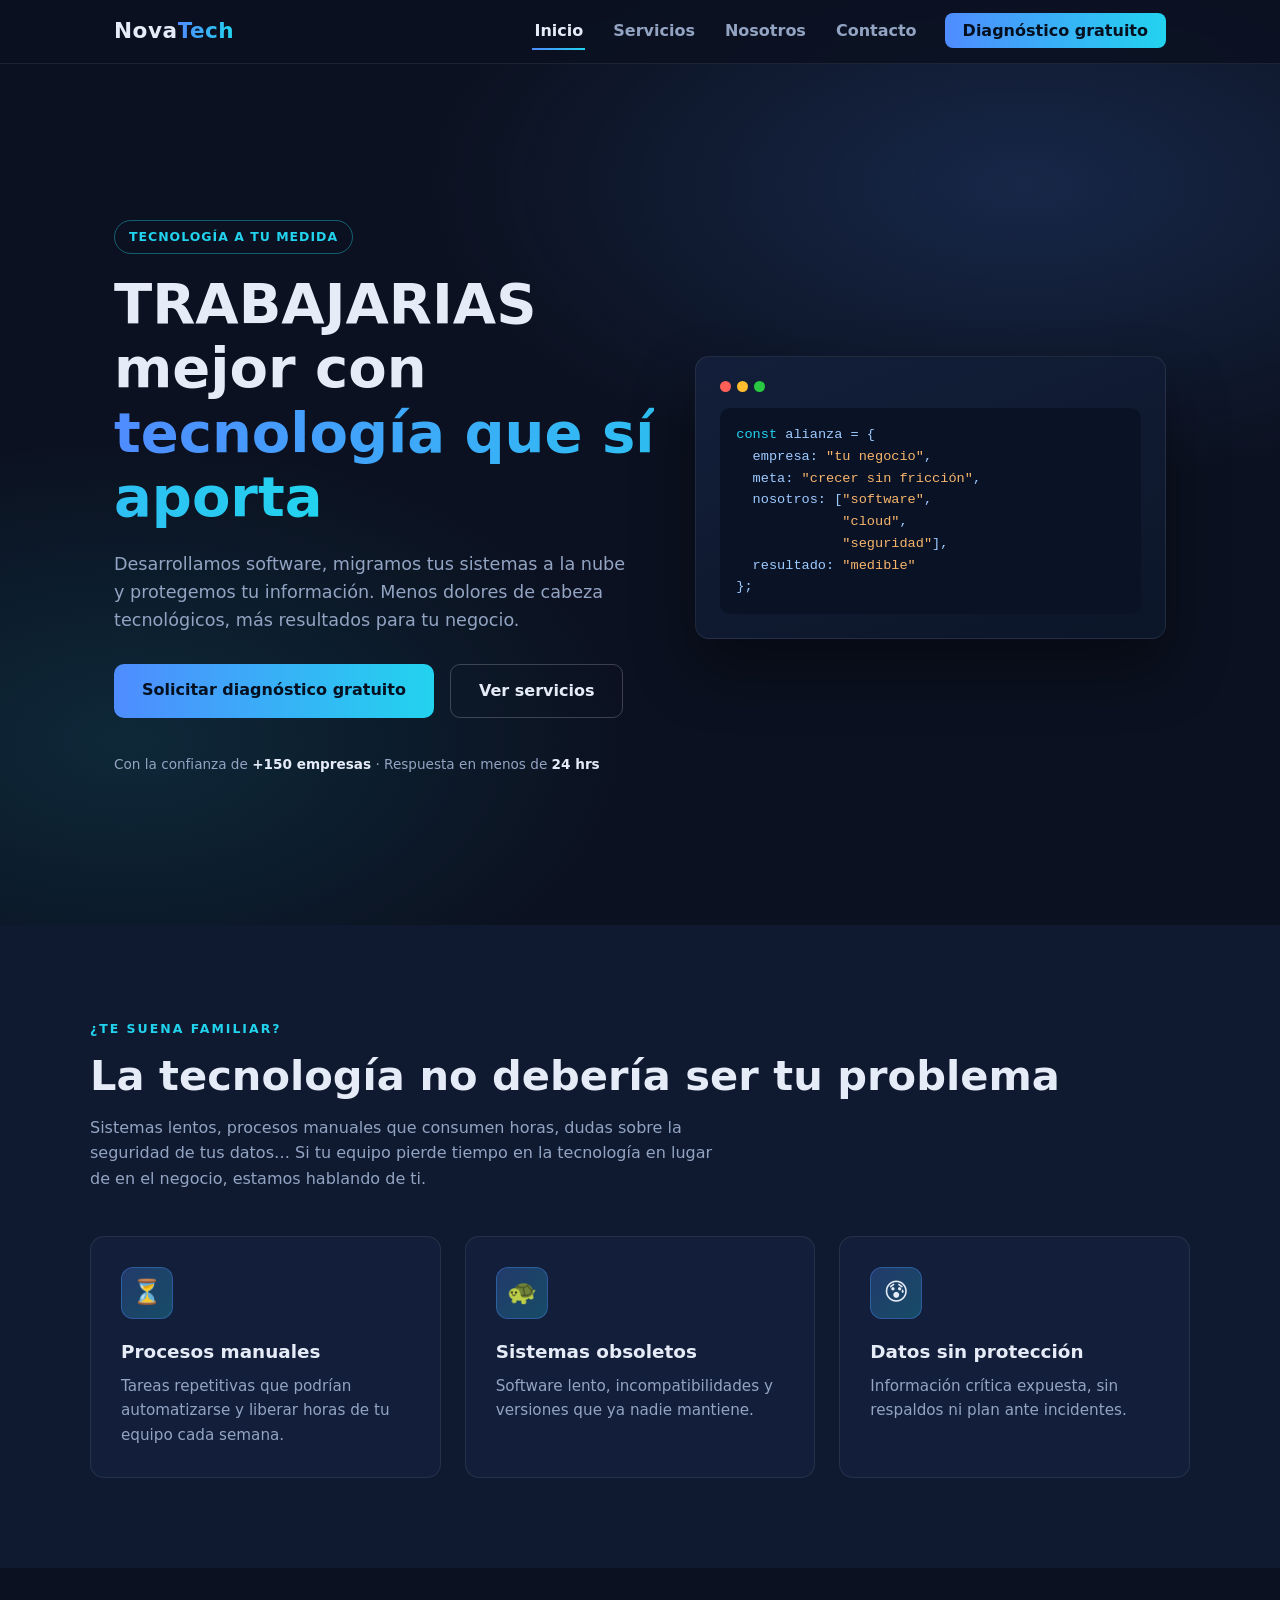
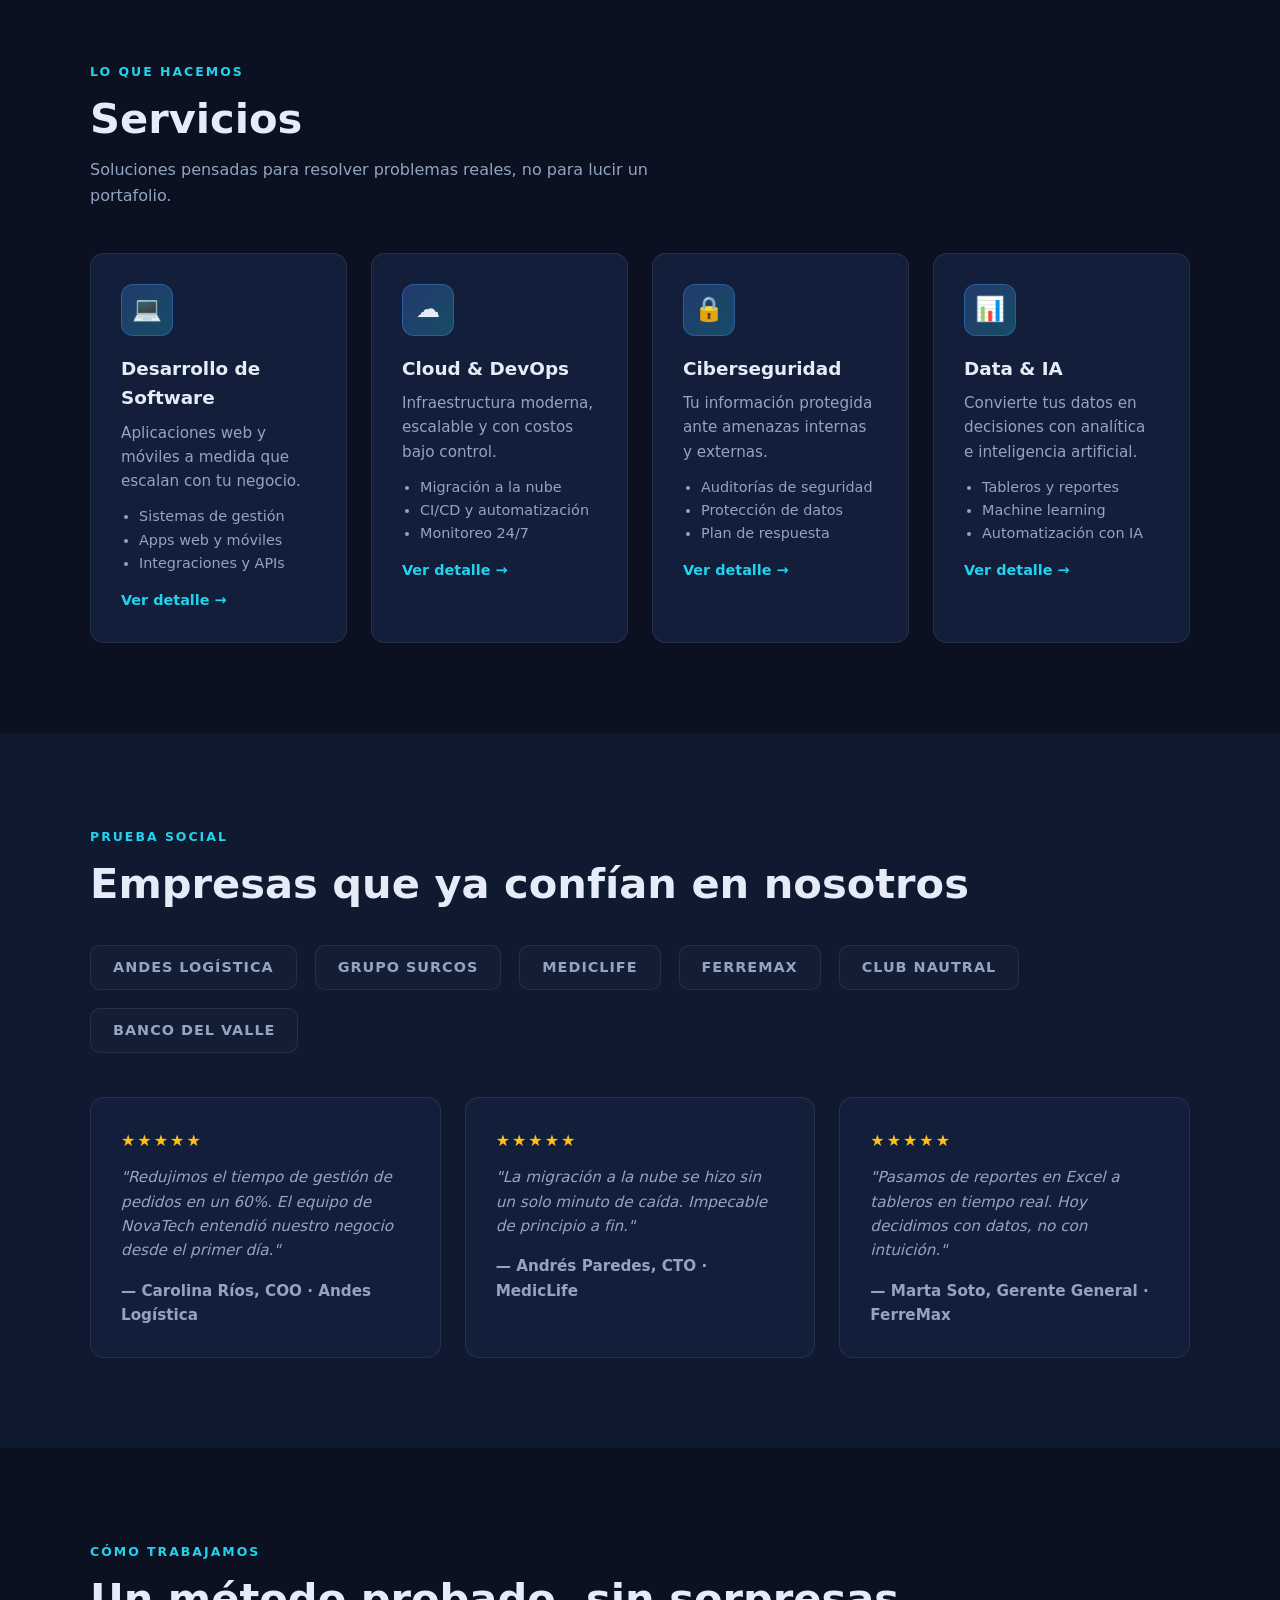
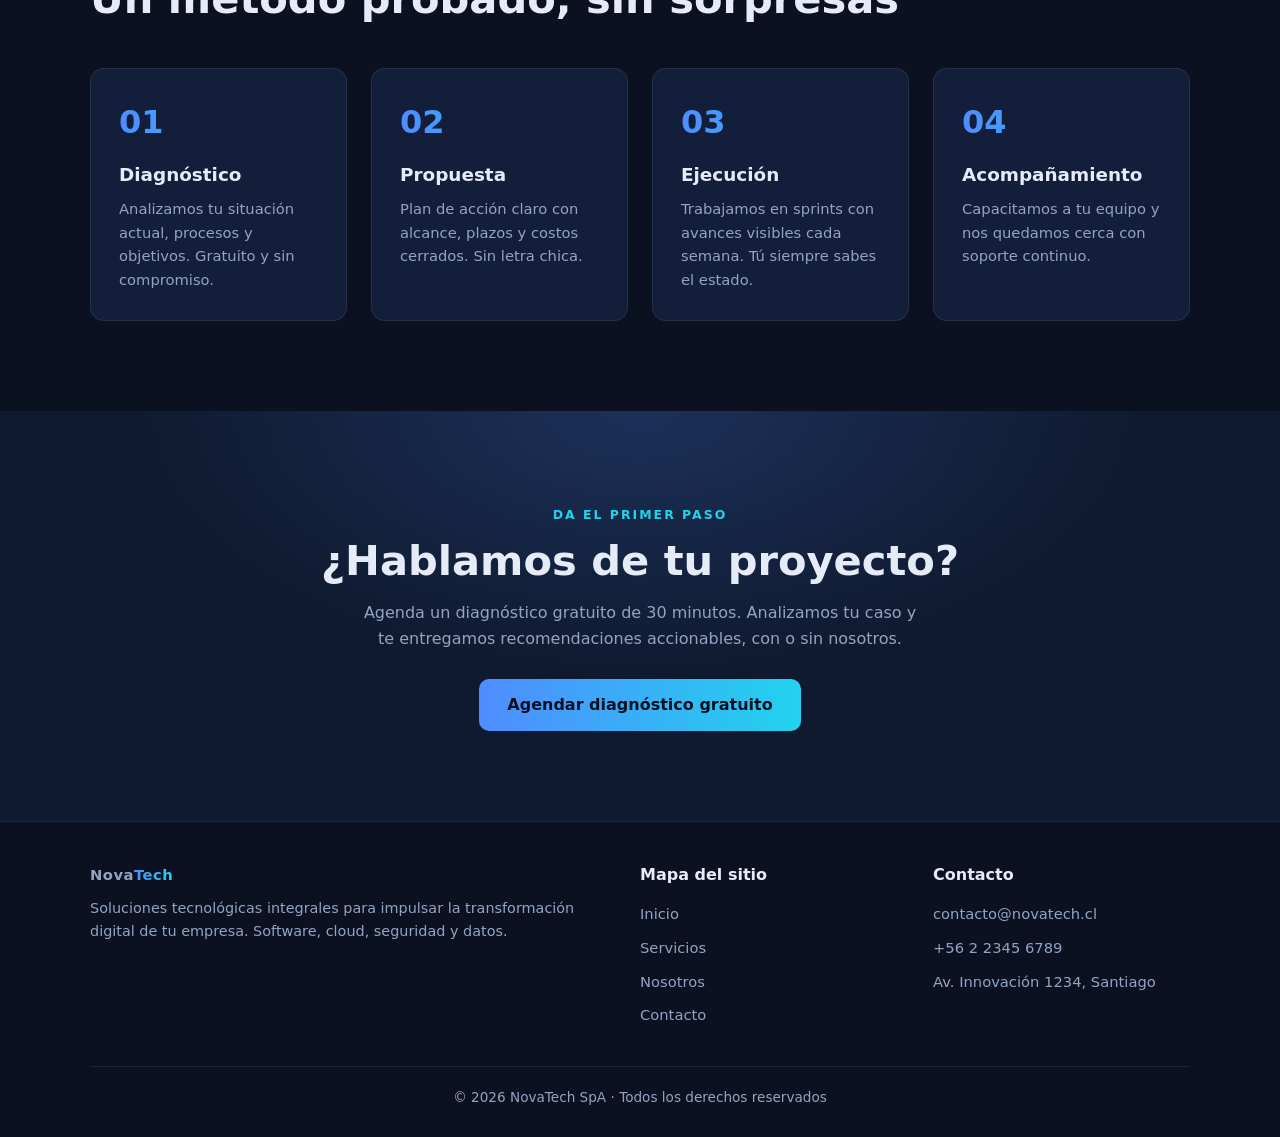
<file: index.html>
<!DOCTYPE html>
<html lang="es">
<head>
<meta charset="UTF-8">
<meta name="viewport" content="width=device-width, initial-scale=1.0">
<title>NovaTech — Servicios Tecnológicos para tu Empresa</title>
<meta name="description" content="Software a medida, cloud, ciberseguridad y datos. Transformamos tu negocio con tecnología.">
<link rel="stylesheet" href="style.css">
</head>
<body>
<header>
  <nav class="nav">
    <a class="logo" href="index.html">Nova<span>Tech</span></a>
    <button class="burger" id="burger" aria-label="Menú"><span></span><span></span><span></span></button>
    <ul class="menu" id="menu">
      <li><a href="index.html" class="activo">Inicio</a></li><li><a href="servicios.html" class="">Servicios</a></li><li><a href="nosotros.html" class="">Nosotros</a></li><li><a href="contacto.html" class="">Contacto</a></li>
      <li><a href="contacto.html" class="cta-nav">Diagnóstico gratuito</a></li>
    </ul>
  </nav>
</header>

<!-- HERO -->
<section class="hero" id="inicio">
  <div class="hero-inner">
    <div>
      <span class="badge">Tecnología a tu medida</span>
      <h1>TRABAJARIAS mejor con <span class="grad-text">tecnología que sí aporta</span></h1>
      <p>Desarrollamos software, migramos tus sistemas a la nube y protegemos tu información. Menos dolores de cabeza tecnológicos, más resultados para tu negocio.</p>
      <div class="btns">
        <a href="contacto.html" class="btn btn-primary">Solicitar diagnóstico gratuito</a>
        <a href="servicios.html" class="btn btn-ghost">Ver servicios</a>
      </div>
      <div class="trust-strip">Con la confianza de <b>+150 empresas</b> · Respuesta en menos de <b>24 hrs</b></div>
    </div>
    <div class="hero-card">
      <div class="bar"><i></i><i></i><i></i></div>
      <div class="code"><span class="k">const</span> alianza = {
  empresa: <span class="s">"tu negocio"</span>,
  meta: <span class="s">"crecer sin fricción"</span>,
  nosotros: [<span class="s">"software"</span>,
             <span class="s">"cloud"</span>,
             <span class="s">"seguridad"</span>],
  resultado: <span class="s">"medible"</span>
};</div>
    </div>
  </div>
</section>

<!-- PROBLEMA / CONTEXTO -->
<section class="alt">
  <div class="wrap reveal">
    <span class="tag">¿Te suena familiar?</span>
    <h2>La tecnología no debería ser tu problema</h2>
    <p class="sub">Sistemas lentos, procesos manuales que consumen horas, dudas sobre la seguridad de tus datos… Si tu equipo pierde tiempo en la tecnología en lugar de en el negocio, estamos hablando de ti.</p>
    <div class="grid">
      <div class="card"><div class="icon">⏳</div><h3>Procesos manuales</h3><p>Tareas repetitivas que podrían automatizarse y liberar horas de tu equipo cada semana.</p></div>
      <div class="card"><div class="icon">🐢</div><h3>Sistemas obsoletos</h3><p>Software lento, incompatibilidades y versiones que ya nadie mantiene.</p></div>
      <div class="card"><div class="icon">😰</div><h3>Datos sin protección</h3><p>Información crítica expuesta, sin respaldos ni plan ante incidentes.</p></div>
    </div>
  </div>
</section>

<!-- SERVICIOS (resumen) -->
<section>
  <div class="wrap reveal">
    <span class="tag">Lo que hacemos</span>
    <h2>Servicios</h2>
    <p class="sub">Soluciones pensadas para resolver problemas reales, no para lucir un portafolio.</p>
    <div class="grid">
      <div class="card">
        <div class="icon">💻</div><h3>Desarrollo de Software</h3>
        <p>Aplicaciones web y móviles a medida que escalan con tu negocio.</p>
        <ul><li>Sistemas de gestión</li><li>Apps web y móviles</li><li>Integraciones y APIs</li></ul>
        <a class="learn" href="servicios.html#software">Ver detalle →</a>
      </div>
      <div class="card">
        <div class="icon">☁️</div><h3>Cloud &amp; DevOps</h3>
        <p>Infraestructura moderna, escalable y con costos bajo control.</p>
        <ul><li>Migración a la nube</li><li>CI/CD y automatización</li><li>Monitoreo 24/7</li></ul>
        <a class="learn" href="servicios.html#cloud">Ver detalle →</a>
      </div>
      <div class="card">
        <div class="icon">🔒</div><h3>Ciberseguridad</h3>
        <p>Tu información protegida ante amenazas internas y externas.</p>
        <ul><li>Auditorías de seguridad</li><li>Protección de datos</li><li>Plan de respuesta</li></ul>
        <a class="learn" href="servicios.html#seguridad">Ver detalle →</a>
      </div>
      <div class="card">
        <div class="icon">📊</div><h3>Data &amp; IA</h3>
        <p>Convierte tus datos en decisiones con analítica e inteligencia artificial.</p>
        <ul><li>Tableros y reportes</li><li>Machine learning</li><li>Automatización con IA</li></ul>
        <a class="learn" href="servicios.html#data">Ver detalle →</a>
      </div>
    </div>
  </div>
</section>

<!-- PRUEBA SOCIAL -->
<section class="alt">
  <div class="wrap reveal">
    <span class="tag">Prueba social</span>
    <h2>Empresas que ya confían en nosotros</h2>
    <div class="logos">
      <span>ANDES LOGÍSTICA</span><span>GRUPO SURCOS</span><span>MEDICLIFE</span>
      <span>FERREMAX</span><span>CLUB NAUTRAL</span><span>BANCO DEL VALLE</span>
    </div>
    <div class="grid">
      <div class="card">
        <div class="stars">★★★★★</div>
        <p class="quote">"Redujimos el tiempo de gestión de pedidos en un 60%. El equipo de NovaTech entendió nuestro negocio desde el primer día."</p>
        <p class="quote-author">— Carolina Ríos, COO · Andes Logística</p>
      </div>
      <div class="card">
        <div class="stars">★★★★★</div>
        <p class="quote">"La migración a la nube se hizo sin un solo minuto de caída. Impecable de principio a fin."</p>
        <p class="quote-author">— Andrés Paredes, CTO · MedicLife</p>
      </div>
      <div class="card">
        <div class="stars">★★★★★</div>
        <p class="quote">"Pasamos de reportes en Excel a tableros en tiempo real. Hoy decidimos con datos, no con intuición."</p>
        <p class="quote-author">— Marta Soto, Gerente General · FerreMax</p>
      </div>
    </div>
  </div>
</section>

<!-- PROCESO -->
<section>
  <div class="wrap reveal">
    <span class="tag">Cómo trabajamos</span>
    <h2>Un método probado, sin sorpresas</h2>
    <div class="steps">
      <div class="step"><h3>Diagnóstico</h3><p>Analizamos tu situación actual, procesos y objetivos. Gratuito y sin compromiso.</p></div>
      <div class="step"><h3>Propuesta</h3><p>Plan de acción claro con alcance, plazos y costos cerrados. Sin letra chica.</p></div>
      <div class="step"><h3>Ejecución</h3><p>Trabajamos en sprints con avances visibles cada semana. Tú siempre sabes el estado.</p></div>
      <div class="step"><h3>Acompañamiento</h3><p>Capacitamos a tu equipo y nos quedamos cerca con soporte continuo.</p></div>
    </div>
  </div>
</section>

<!-- CTA FINAL -->
<section class="cta-final alt">
  <div class="wrap reveal">
    <span class="tag">Da el primer paso</span>
    <h2>¿Hablamos de tu proyecto?</h2>
    <p>Agenda un diagnóstico gratuito de 30 minutos. Analizamos tu caso y te entregamos recomendaciones accionables, con o sin nosotros.</p>
    <a href="contacto.html" class="btn btn-primary">Agendar diagnóstico gratuito</a>
  </div>
</section>
<footer>
  <div class="foot">
    <div>
      <a class="logo" href="index.html">Nova<span>Tech</span></a>
      <p>Soluciones tecnológicas integrales para impulsar la transformación digital de tu empresa. Software, cloud, seguridad y datos.</p>
    </div>
    <div>
      <h4>Mapa del sitio</h4>
      <ul>
        <li><a href="index.html">Inicio</a></li>
        <li><a href="servicios.html">Servicios</a></li>
        <li><a href="nosotros.html">Nosotros</a></li>
        <li><a href="contacto.html">Contacto</a></li>
      </ul>
    </div>
    <div>
      <h4>Contacto</h4>
      <ul>
        <li><a href="mailto:contacto@novatech.cl">contacto@novatech.cl</a></li>
        <li><a href="tel:+56223456789">+56 2 2345 6789</a></li>
        <li><a href="contacto.html">Av. Innovación 1234, Santiago</a></li>
      </ul>
    </div>
  </div>
  <div class="copy">© 2026 NovaTech SpA · Todos los derechos reservados</div>
</footer>
<script src="main.js"></script>
</body>
</html>
</file>
<file: style.css>
/* ===== NovaTech — Sistema de diseño ===== */
:root{
  --bg:#0b1120; --bg2:#0f1a30; --card:#131f3a; --line:rgba(255,255,255,.08);
  --accent:#4f8cff; --accent2:#22d3ee; --text:#e6ecf7; --muted:#93a4c3;
  --radius:14px; --max:1100px; --grad:linear-gradient(90deg,var(--accent),var(--accent2));
}
*{margin:0;padding:0;box-sizing:border-box}
html{scroll-behavior:smooth}
body{font-family:"Segoe UI",system-ui,Arial,sans-serif;background:var(--bg);color:var(--text);line-height:1.6}
a{text-decoration:none;color:inherit}
img{max-width:100%}
.wrap{max-width:var(--max);margin:0 auto}
.tag{color:var(--accent2);font-weight:700;text-transform:uppercase;letter-spacing:2px;font-size:.78rem}
h2{font-size:clamp(1.8rem,4vw,2.6rem);margin:10px 0 14px;line-height:1.2}
h3{font-size:1.15rem;margin-bottom:8px}
.sub{color:var(--muted);max-width:640px}
section{padding:90px 24px}

/* Botones */
.btn{display:inline-block;padding:13px 28px;border-radius:10px;font-weight:700;transition:.25s;border:none;cursor:pointer;font-size:1rem}
.btn-primary{background:var(--grad);color:#04101f}
.btn-primary:hover{transform:translateY(-2px);box-shadow:0 10px 30px rgba(79,140,255,.35)}
.btn-ghost{background:transparent;color:var(--text);border:1px solid rgba(255,255,255,.2)}
.btn-ghost:hover{border-color:var(--accent2);color:var(--accent2)}
.btns{display:flex;gap:16px;flex-wrap:wrap}

/* Header */
header{position:fixed;top:0;width:100%;z-index:100;background:rgba(11,17,32,.85);backdrop-filter:blur(10px);border-bottom:1px solid var(--line)}
.nav{max-width:var(--max);margin:0 auto;display:flex;align-items:center;justify-content:space-between;padding:14px 24px}
.logo{font-size:1.35rem;font-weight:800;letter-spacing:.5px}
.logo span{background:var(--grad);-webkit-background-clip:text;background-clip:text;color:transparent}
.menu{display:flex;gap:26px;list-style:none}
.menu a{color:var(--muted);font-weight:600;transition:.25s;position:relative;padding:6px 2px}
.menu a:hover,.menu a.activo{color:var(--text)}
.menu a::after{content:"";position:absolute;left:0;bottom:-4px;width:0;height:2px;background:var(--grad);transition:.25s}
.menu a:hover::after,.menu a.activo::after{width:100%}
.burger{display:none;flex-direction:column;gap:5px;background:none;border:none;cursor:pointer}
.burger span{width:26px;height:3px;background:var(--text);border-radius:2px}
.cta-nav{background:var(--grad);color:#04101f !important;padding:8px 18px !important;border-radius:8px}
.cta-nav::after{display:none}

/* Hero */
.hero{min-height:92vh;display:flex;align-items:center;background:
  radial-gradient(600px 300px at 80% 20%,rgba(79,140,255,.18),transparent),
  radial-gradient(500px 300px at 10% 80%,rgba(34,211,238,.12),transparent),var(--bg)}
.hero-inner{max-width:var(--max);margin:0 auto;padding:130px 24px 60px;display:grid;grid-template-columns:1.15fr 1fr;gap:40px;align-items:center}
.badge{display:inline-block;padding:6px 14px;border:1px solid rgba(34,211,238,.4);border-radius:999px;color:var(--accent2);font-size:.78rem;font-weight:700;letter-spacing:1px;text-transform:uppercase;margin-bottom:18px}
h1{font-size:clamp(2.2rem,5vw,3.5rem);line-height:1.15;margin-bottom:20px}
.grad-text{background:var(--grad);-webkit-background-clip:text;background-clip:text;color:transparent}
.hero p{color:var(--muted);font-size:1.1rem;max-width:520px;margin-bottom:30px}
.hero-card{background:linear-gradient(160deg,var(--card),#0c1629);border:1px solid var(--line);border-radius:var(--radius);padding:24px;box-shadow:0 30px 60px rgba(0,0,0,.4)}
.hero-card .bar{display:flex;gap:6px;margin-bottom:16px}
.hero-card .bar i{width:11px;height:11px;border-radius:50%;background:#24385f;display:block}
.hero-card .bar i:first-child{background:#ff5f57}.hero-card .bar i:nth-child(2){background:#febc2e}.hero-card .bar i:nth-child(3){background:#28c840}
.code{background:#0a1226;border-radius:10px;padding:16px;font-family:Consolas,monospace;font-size:.85rem;color:#9ecbff;white-space:pre;overflow-x:auto}
.code .k{color:var(--accent2)} .code .s{color:#f7b56b}
.trust-strip{margin-top:36px;color:var(--muted);font-size:.85rem}
.trust-strip b{color:var(--text)}

/* Secciones alternadas */
.alt{background:var(--bg2)}

/* Tarjetas y grillas */
.grid{display:grid;grid-template-columns:repeat(auto-fit,minmax(250px,1fr));gap:24px;margin-top:44px}
.card{background:var(--card);border:1px solid var(--line);border-radius:var(--radius);padding:30px;transition:.3s}
.card:hover{transform:translateY(-6px);border-color:rgba(79,140,255,.5);box-shadow:0 20px 40px rgba(0,0,0,.35)}
.icon{width:52px;height:52px;border-radius:12px;display:flex;align-items:center;justify-content:center;font-size:1.5rem;margin-bottom:18px;background:linear-gradient(135deg,rgba(79,140,255,.25),rgba(34,211,238,.25));border:1px solid rgba(79,140,255,.35)}
.card p{color:var(--muted);font-size:.95rem}
.card ul{color:var(--muted);font-size:.9rem;margin:12px 0 0 18px}
.card a.learn{display:inline-block;margin-top:14px;color:var(--accent2);font-weight:600;font-size:.9rem}
.card a.learn:hover{text-decoration:underline}

/* Logos de clientes */
.logos{display:flex;flex-wrap:wrap;gap:18px;margin-top:36px}
.logos span{padding:10px 22px;border:1px solid var(--line);border-radius:10px;color:var(--muted);font-weight:700;letter-spacing:1px;font-size:.9rem;background:rgba(255,255,255,.02)}

/* Testimonios */
.quote{font-style:italic;color:var(--text)}
.quote-author{margin-top:16px;color:var(--accent2);font-weight:700;font-size:.9rem}
.stars{color:#fbbf24;letter-spacing:2px;margin-bottom:12px}

/* Proceso */
.steps{counter-reset:paso;display:grid;grid-template-columns:repeat(auto-fit,minmax(220px,1fr));gap:24px;margin-top:44px}
.step{background:var(--card);border:1px solid var(--line);border-radius:var(--radius);padding:28px;position:relative}
.step::before{counter-increment:paso;content:"0" counter(paso);display:block;font-size:2rem;font-weight:800;background:var(--grad);-webkit-background-clip:text;background-clip:text;color:transparent;margin-bottom:12px}
.step p{color:var(--muted);font-size:.92rem}

/* FAQ */
.faq{max-width:760px;margin:40px auto 0}
.faq-item{border:1px solid var(--line);border-radius:12px;margin-bottom:14px;background:var(--card);overflow:hidden}
.faq-item button{width:100%;background:none;border:none;color:var(--text);font-size:1rem;font-weight:600;text-align:left;padding:18px 22px;cursor:pointer;display:flex;justify-content:space-between;gap:14px}
.faq-item button::after{content:"+";color:var(--accent2);font-size:1.3rem;font-weight:800}
.faq-item.abierto button::after{content:"−"}
.faq-item .respuesta{max-height:0;overflow:hidden;transition:max-height .35s ease;color:var(--muted);padding:0 22px}
.faq-item.abierto .respuesta{max-height:300px;padding-bottom:18px}

/* Nosotros */
.about{display:grid;grid-template-columns:1fr 1fr;gap:50px;align-items:center;margin-top:40px}
.about p{color:var(--muted);margin-bottom:14px}
.stats{display:grid;grid-template-columns:repeat(2,1fr);gap:20px}
.stat{background:var(--card);border-radius:var(--radius);padding:26px;text-align:center;border:1px solid var(--line)}
.stat b{display:block;font-size:2rem;background:var(--grad);-webkit-background-clip:text;background-clip:text;color:transparent}
.stat span{color:var(--muted);font-size:.9rem}
.values{list-style:none;margin-top:30px}
.values li{display:flex;gap:14px;margin-bottom:18px;align-items:flex-start}
.values li p{margin:0}
.team{display:grid;grid-template-columns:repeat(auto-fit,minmax(200px,1fr));gap:24px;margin-top:44px}
.member{background:var(--card);border:1px solid var(--line);border-radius:var(--radius);padding:28px;text-align:center;transition:.3s}
.member:hover{transform:translateY(-5px);border-color:rgba(79,140,255,.5)}
.avatar{width:84px;height:84px;border-radius:50%;margin:0 auto 16px;display:flex;align-items:center;justify-content:center;font-size:2rem;background:linear-gradient(135deg,rgba(79,140,255,.3),rgba(34,211,238,.3));border:1px solid rgba(79,140,255,.4)}
.member small{color:var(--accent2);font-weight:700;display:block;margin-top:4px}
.member p{color:var(--muted);font-size:.85rem;margin-top:10px}

/* Contacto */
.contact{display:grid;grid-template-columns:1fr 1.25fr;gap:50px;margin-top:44px}
.info-item{display:flex;gap:14px;align-items:flex-start;margin-bottom:22px}
.info-item .icon{margin-bottom:0;width:44px;height:44px;font-size:1.2rem}
.info-item b{display:block}
.info-item small{color:var(--muted)}
form{background:var(--card);border:1px solid var(--line);border-radius:var(--radius);padding:30px}
.row{display:grid;grid-template-columns:1fr 1fr;gap:16px}
label{display:block;font-size:.85rem;font-weight:600;margin:14px 0 6px;color:var(--muted)}
input,textarea,select{width:100%;background:#0c1629;border:1px solid rgba(255,255,255,.12);border-radius:10px;padding:12px 14px;color:var(--text);font-size:.95rem;font-family:inherit}
input:focus,textarea:focus,select:focus{outline:none;border-color:var(--accent)}
form .btn-primary{margin-top:20px;width:100%}
.ok{display:none;margin-top:14px;padding:12px;border-radius:10px;background:rgba(40,200,64,.15);border:1px solid rgba(40,200,64,.4);color:#7ee2a0;font-size:.9rem;text-align:center}

/* CTA final */
.cta-final{text-align:center;background:radial-gradient(500px 260px at 50% 0,rgba(79,140,255,.2),transparent),var(--bg2)}
.cta-final p{color:var(--muted);max-width:560px;margin:14px auto 28px}

/* Footer */
footer{border-top:1px solid var(--line);padding:40px 24px 28px;background:var(--bg)}
.foot{max-width:var(--max);margin:0 auto;display:grid;grid-template-columns:2fr 1fr 1fr;gap:36px}
.foot h4{margin-bottom:14px;font-size:1rem}
.foot ul{list-style:none}
.foot li{margin-bottom:8px}
.foot a{color:var(--muted);font-size:.92rem}
.foot a:hover{color:var(--accent2)}
.foot p{color:var(--muted);font-size:.9rem;margin-top:10px}
.copy{max-width:var(--max);margin:30px auto 0;text-align:center;color:var(--muted);font-size:.85rem;border-top:1px solid var(--line);padding-top:20px}

/* Animación al aparecer */
.reveal{opacity:0;transform:translateY(24px);transition:opacity .6s ease,transform .6s ease}
.reveal.visible{opacity:1;transform:none}

/* Responsive */
@media (max-width:820px){
  .hero-inner,.about,.contact,.foot{grid-template-columns:1fr}
  .burger{display:flex}
  .menu{position:absolute;top:100%;left:0;right:0;flex-direction:column;background:var(--bg2);padding:20px 24px;gap:16px;transform:translateY(-150%);transition:.35s;border-bottom:1px solid var(--line)}
  .menu.abierto{transform:translateY(0)}
  .row{grid-template-columns:1fr}
  section{padding:64px 20px}
}
</file>
